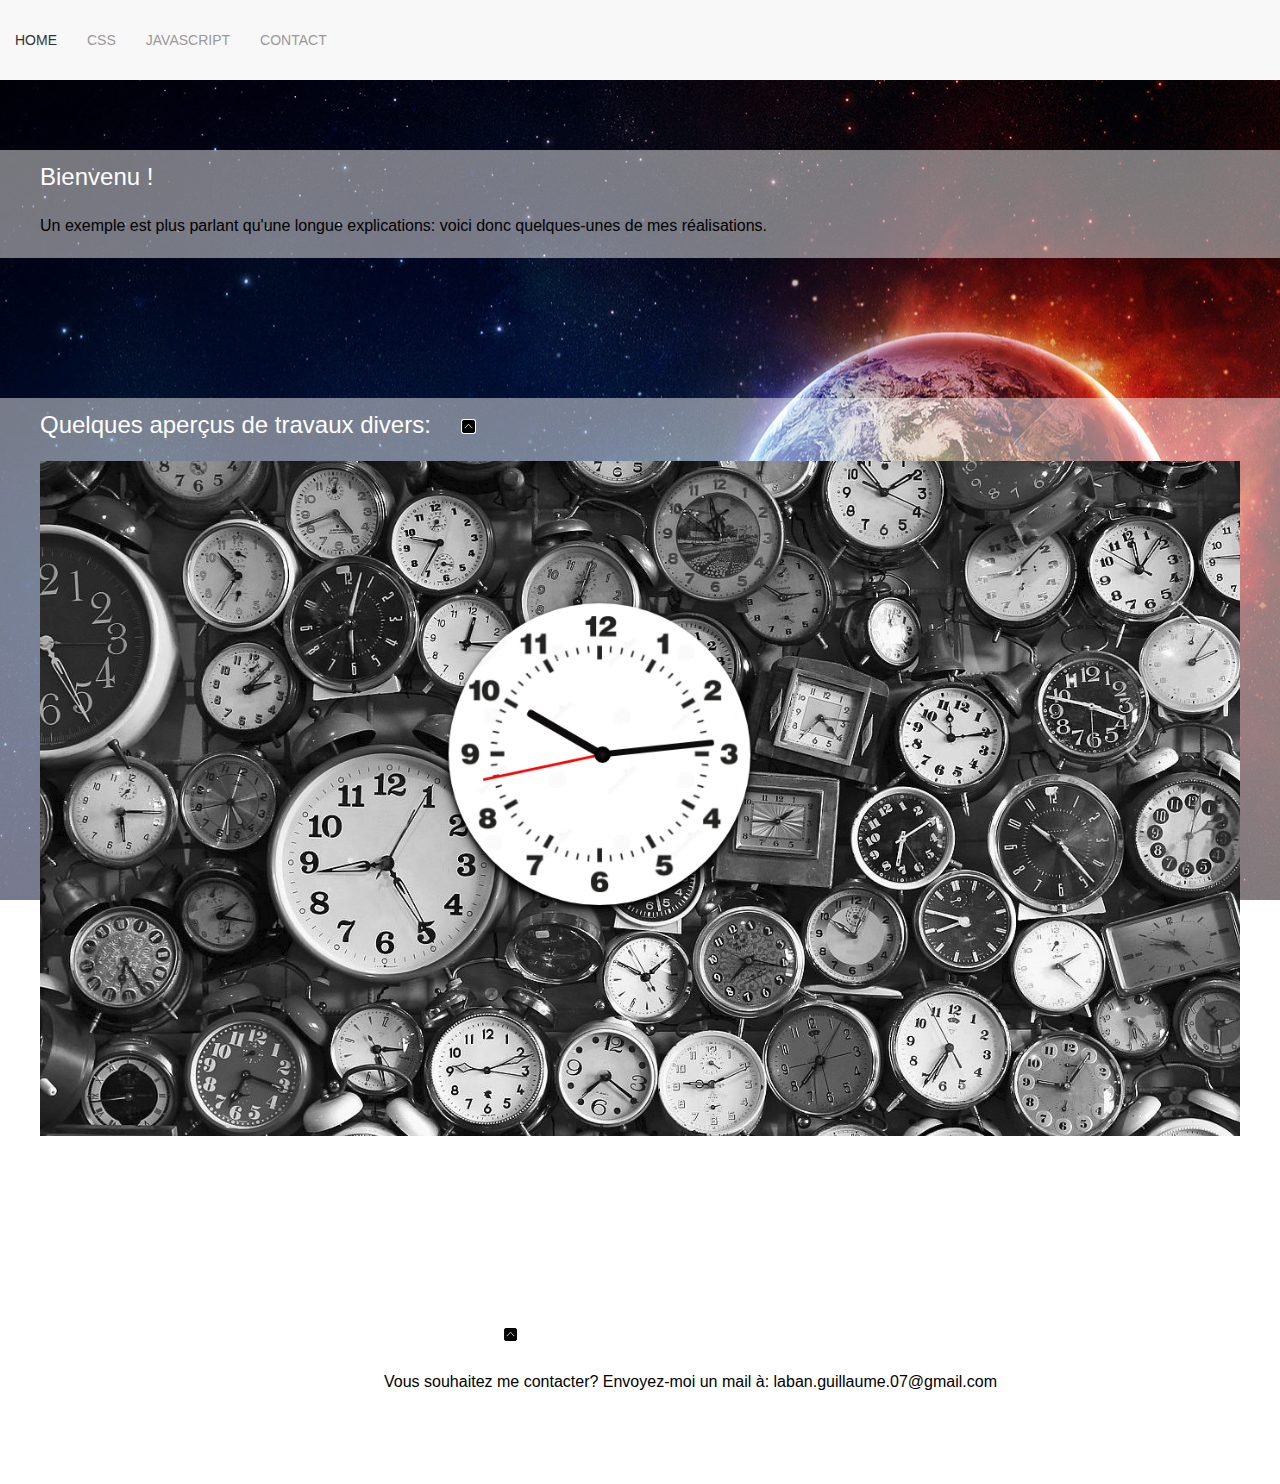
<file: index.html>
<!DOCTYPE html>
<html>

<head>
    <meta charset="utf-8" />
    <meta http-equiv="X-UA-Compatible" content="IE=edge">
    <title>Laban G - Portfolio</title>
    <meta name="viewport" content="width=device-width, initial-scale=1">
    <link rel="icon" href="./img/icons8-code-source-64.png" type="image/png">
    <link rel="stylesheet" href="css/uikit.min.css" />
    <link rel="stylesheet" href="css/styles.css" />
    <script src="js/uikit.min.js"></script>
    <script src="js/uikit-icons.min.js"></script>
</head>

<body>
    <header>

        <nav id="nav" class="uk-navbar-container" uk-navbar>
            <div class="uk-navbar-left" class="uk-width-1-1">

                <ul class="uk-navbar-nav">
                    <li class="uk-active">
                        <a href="./index.html">Home</a>
                    </li>
                    <li>
                        <a href="#">CSS</a>
                        <div class="uk-navbar-dropdown">
                            <ul class="uk-nav uk-navbar-dropdown-nav">
                                <li>
                                    <a href="./exercices/exo html-css/Système Solaire/solarSystem.html" target="_blank">Système solaire</a>
                                </li>
                                <li>
                                    <a href="./exercices/exo html-css/feuTricolor/feuTriocolor.html" target="_blank">Feux tricolors</a>
                                </li>
                                <li>
                                    <a href="./exercices/exo html-css/MisterRobot/misterrobot.html" target="_blank">Mister Robot</a>
                                </li>
                            </ul>
                        </div>
                    </li>
                    <li>
                        <a href="#">Javascript</a>
                        <div class="uk-navbar-dropdown">
                            <ul class="uk-nav uk-navbar-dropdown-nav">
                                <li>
                                    <a href="exercices/exo js/horlogeJs/horlogeJs.html" target="_blank">Horloge en JS</a>
                                </li>
                                <li>
                                    <a href="exercices/exo js/Ajax/fonction/index.html" target="_blank">Un peu de AJAX</a>
                                </li>
                                <li>
                                    <a href="exercices/exo js/Ajax/exo-fromages/fromage.html" target="_blank">Plus de AJAX</a>
                                </li>
                                <li>
                                    <a href="exercices/exo js/jQuery/exo1/accueil.html" target="_blank">Du Jquery</a>
                                </li>
                                <li>
                                    <a href="exercices/exo js/Ajax/fetch/index.html" target="_blank">Fetch et GoT</a>
                                </li>
                            </ul>
                        </div>
                    </li>
                    <li>
                        <a href="#contact">Contact</a>
                    </li>
                </ul>
            </div>
        </nav>
    </header>
    <main>
        <div class="uk-section uk-section-muted">
            <div class="uk-container">
                <h3 class="uk-h3">Bienvenu ! </h3>
                <div class="uk-grid-match uk-child-width-1-1@m" uk-grid>
                    <div>
                        <p>
                            Un exemple est plus parlant qu'une longue explications: voici donc quelques-unes de mes réalisations.
                        </p>
                    </div>
                </div>
            </div>
        </div>
        <div class="uk-section uk-section-muted">
            <div class="uk-container">
                <div>
                    <div id="slider" class="uk-h3">
                        Quelques aperçus de travaux divers: &nbsp;
                        <a href="#nav">
                            <img class="top" src="img/top.png" />
                        </a>
                    </div>
                    <div class="uk-position-relative uk-visible-toggle uk-light" uk-slideshow="animation: pull" style="margin-bottom: 10px;">
                        <ul class="uk-slideshow-items">
                            <li>
                                <img src="./img/sceen_clock.png" alt="" uk-cover>
                            </li>
                            <li>
                                <img src="./img/screen_feux.png" alt="" uk-cover>
                            </li>
                            <li>
                                <img src="./img/screen_robo.png" alt="" uk-cover>
                            </li>
                            <li>
                                <img src="./img/mdp.png" alt="" uk-cover>
                            </li>
                            <li>
                                <img src="./img/PalaisDuGout.png" alt="" uk-cover>
                            </li>
                        </ul>
                        <a class="uk-position-center-left uk-position-small uk-hidden-hover" href="#" uk-slidenav-previous uk-slideshow-item="previous"></a>
                        <a class="uk-position-center-right uk-position-small uk-hidden-hover" href="#" uk-slidenav-next uk-slideshow-item="next"></a>
                    </div>
                </div>
            </div>
        </div>
        <div class="uk-section uk-section-muted">
            <div id="contact" class="uk-container">

                <h3 class="uk-h3">
                    Contact: &nbsp;
                    <a href="#nav">
                        <img class="top" src="img/top.png" />
                    </a>
                </h3>
                <div class="uk-grid-match uk-child-width-1@m" uk-grid>
                    <div>
                        <p>
                            Vous souhaitez me contacter? Envoyez-moi un mail à: laban.guillaume.07@gmail.com
                        </p>
                    </div>
                </div>
            </div>
        </div>
    </main>
</body>

</html>
</file>
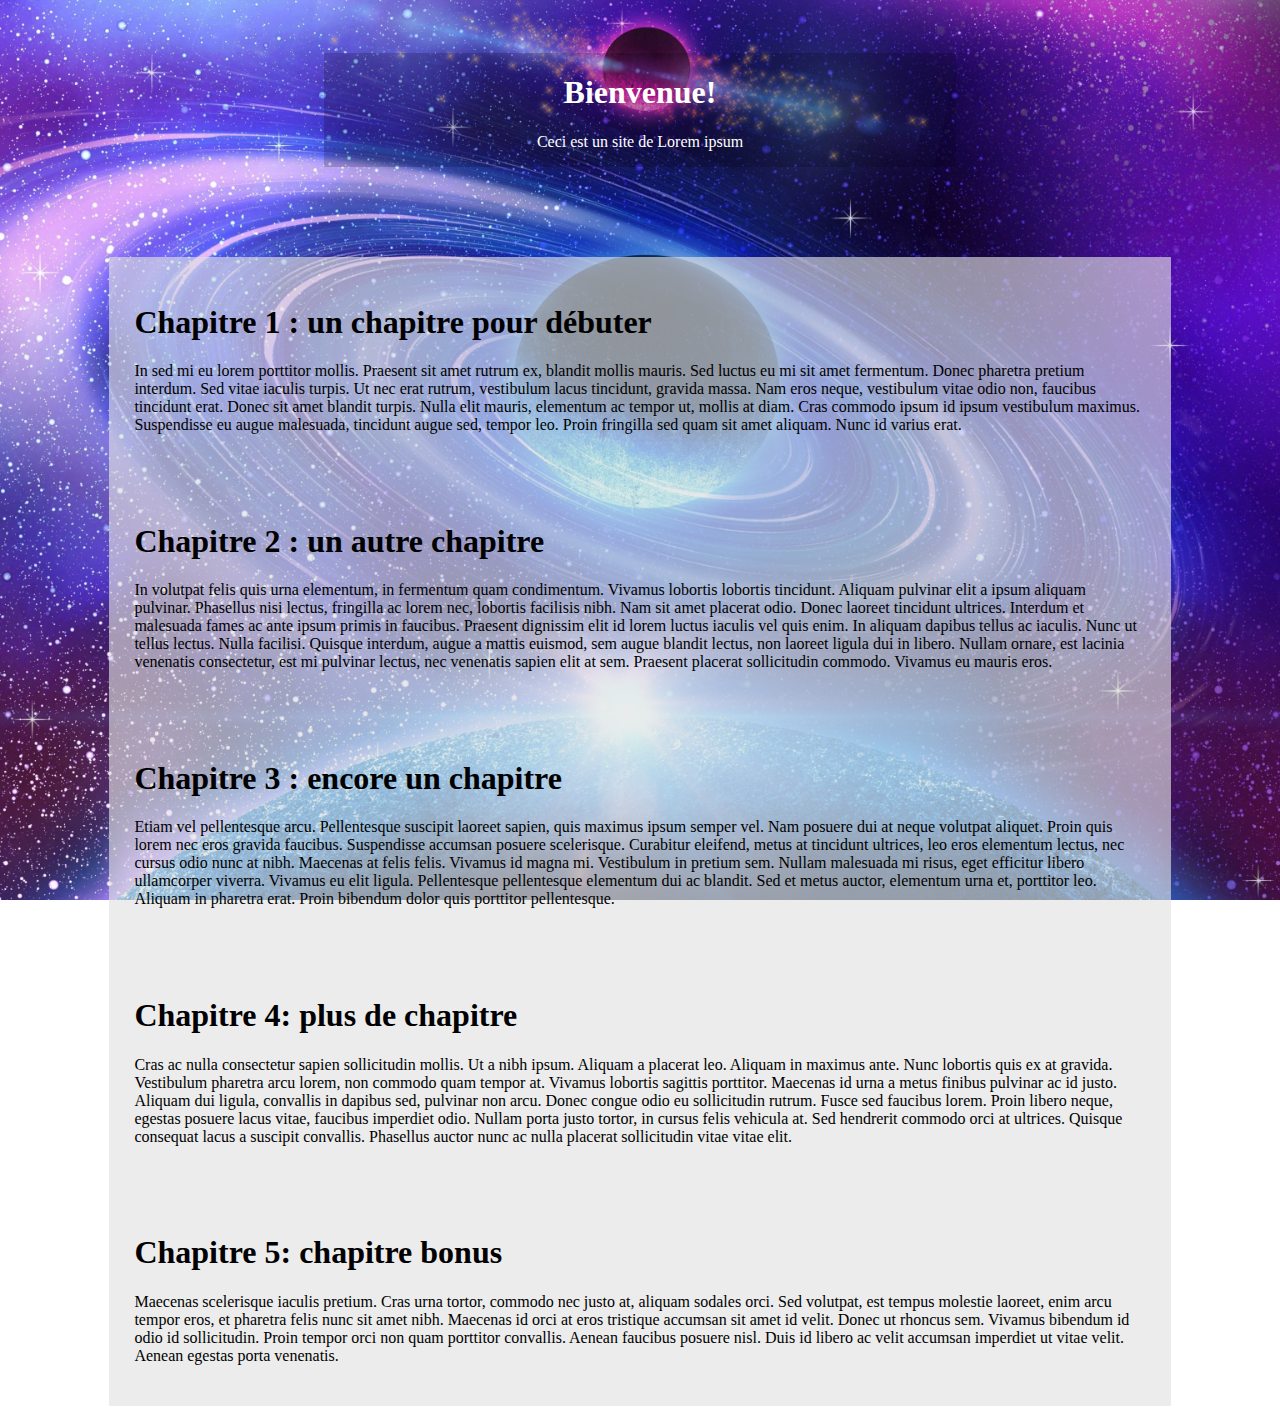
<file: exercices/exo js/Ajax/fonction/index.html>
<!DOCTYPE html>
<html>
<head>
    <meta charset="UTF-8">
    <meta name="viewport" content="width=device-width, initial-scale=1.0">
    <meta http-equiv="X-UA-Compatible" content="ie=edge">
    <link href="css/styles.css" rel="stylesheet" />
    <title>Document</title>
</head>
<body>
    <header>
        <h1>Bienvenue!</h1>
        <p>Ceci est un site de Lorem ipsum</p>
    </header>
    <script src="js/script.js"></script>
</body>
</html>
</file>
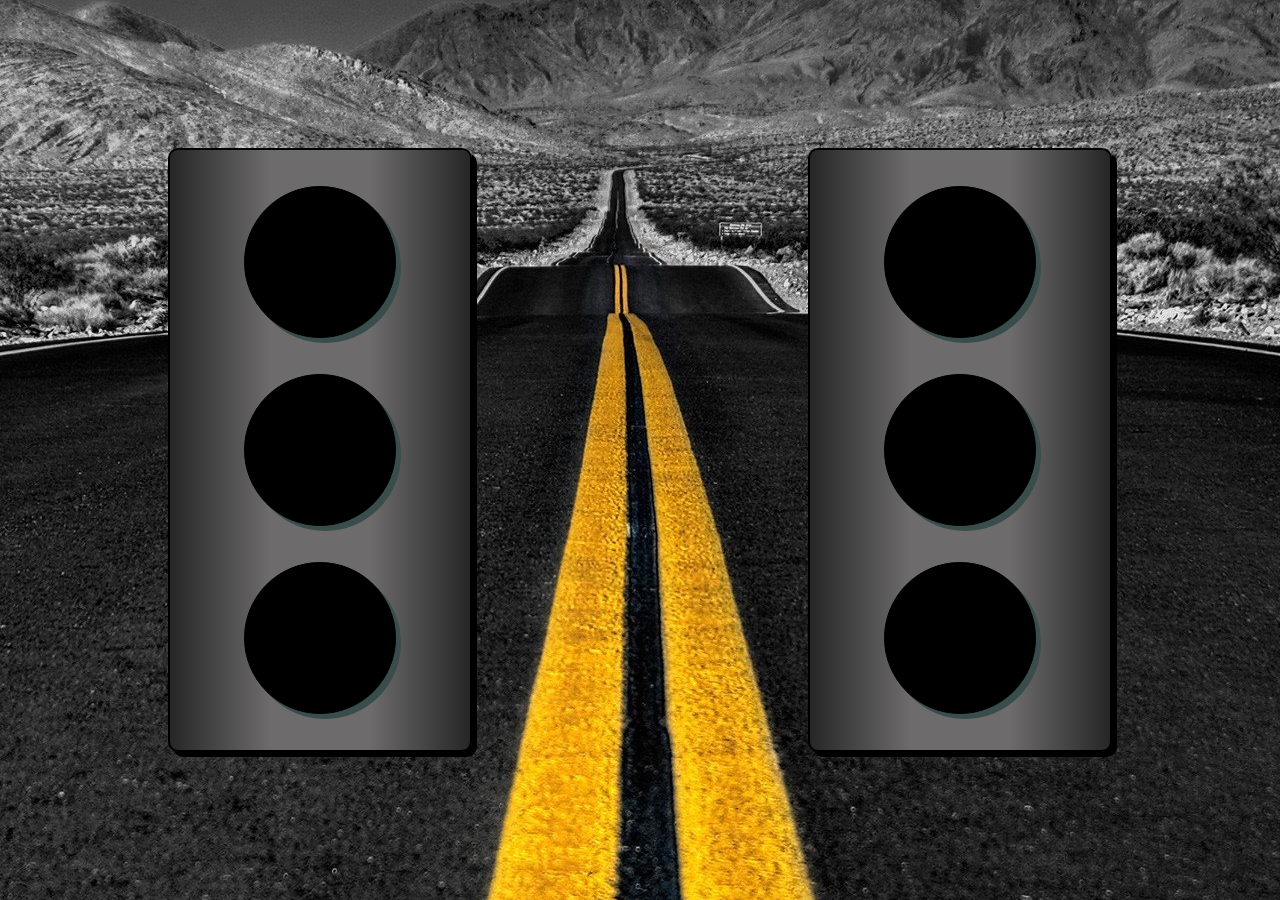
<file: exercices/exo html-css/feuTricolor/feuTriocolor.html>
<!doctype html>
<html>
    <head>
        <meta charset="utf-8"/>
        <link href="Styles.css" rel="stylesheet"/>
        <title>Feux Tricolor</title>
        <link rel="icon" href="icons8-feu-de-circulation-filled-50.png" type="image/png">
    </head>
    <body>
        <main>
            <section id="feu1">
                <div id="rouge1"> </div>
                <div id="orange1"> </div>
                <div id="vert1"> </div>
            </section>
            <section id="feu2">
                <div id="rouge2"> </div>
                <div id="orange2"> </div>
                <div id="vert2"> </div>
            </section>
        </main>
    </body>
</html>
</file>
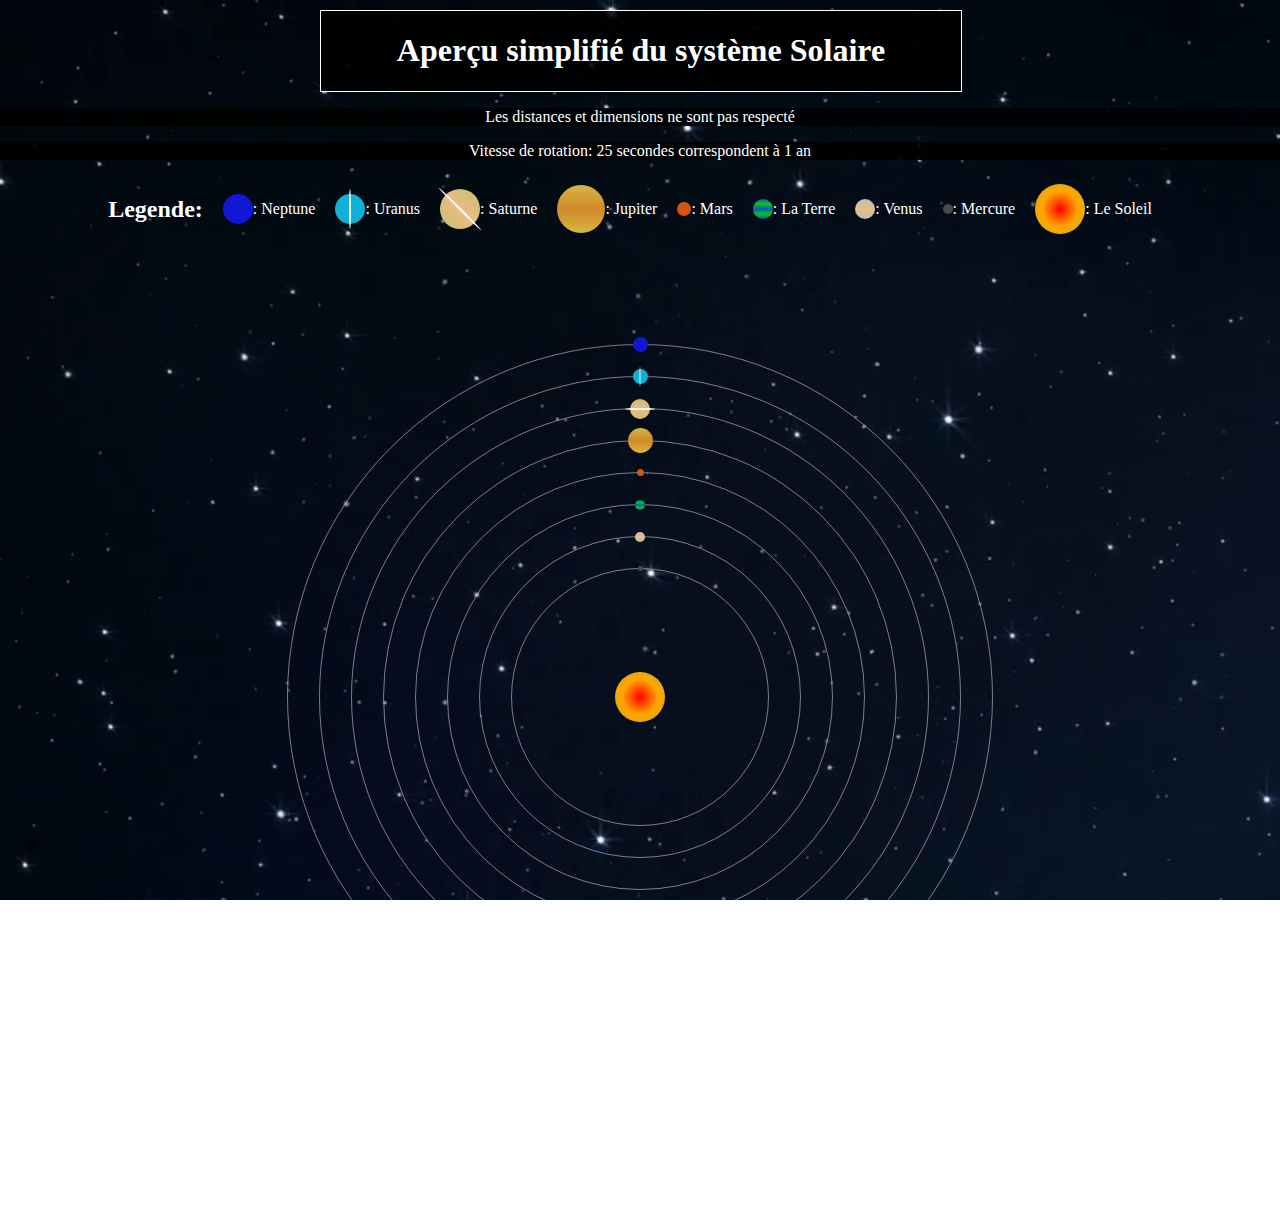
<file: exercices/exo html-css/Système Solaire/solarSystem.html>
<!doctype html>
<html>

<head>
    <meta charset="utf-8" />
    <link rel="stylesheet" href="style.css" />
    <title>Le système Solaire</title>
    <link rel="icon" href="icons8-planète-filled-50.png" type="image/png">
</head>

<body>
    <header>
        <h1>Aperçu simplifié du système Solaire</h1>
    </header>
    <p>Les distances et dimensions ne sont pas respecté</p>
    <p>Vitesse de rotation: 25 secondes correspondent à 1 an</p>
    <section>
        <h2>Legende:</h2>
        <div id="NeptuneL"></div>
        <p>: Neptune</p>
        <div id="UranusL">
            <div id="anneauL"></div>
        </div>
        <p>: Uranus</p>
        <div id="SaturneL">
            <div id="anneauxL"></div>
        </div>
        <p>: Saturne</p>
        <div id="JupiterL"></div>
        <p>: Jupiter</p>
        <div id="MarsL"></div>
        <p>: Mars</p>
        <div id="TerraL"></div>
        <p>: La Terre</p>
        <div id="VenusL"></div>
        <p>: Venus</p>
        <div id="MercuryL"></div>
        <p>: Mercure</p>
        <div id="SolL"></div>
        <p>: Le Soleil</p>
    </section>
    <main>
       
        <div id="heliosphère">
            <div id="N">
                <div id="Neptune"></div>
            </div>
            <div id="U">
                <div id="Uranus">
                    <div id="anneau"></div>
                </div>
            </div>
            <div id="Sa">
                <div id="Saturne">
                    <div id="anneaux"></div>
                </div>
            </div>
            <div id="J">
                <div id="Jupiter"></div>
            </div>
            <div id="Ma">
                <div id="Mars"></div>
            </div>
            <div id="T">
                <div id="Terra"></div>
            </div>
            <div id="V">
                <div id="Venus"></div>
            </div>
            <div id="Me">
                <div id="Mercury"></div>
            </div>
                <div id="Sol"></div>
            

        </div>
    </main>
</body>

</html>
</file>
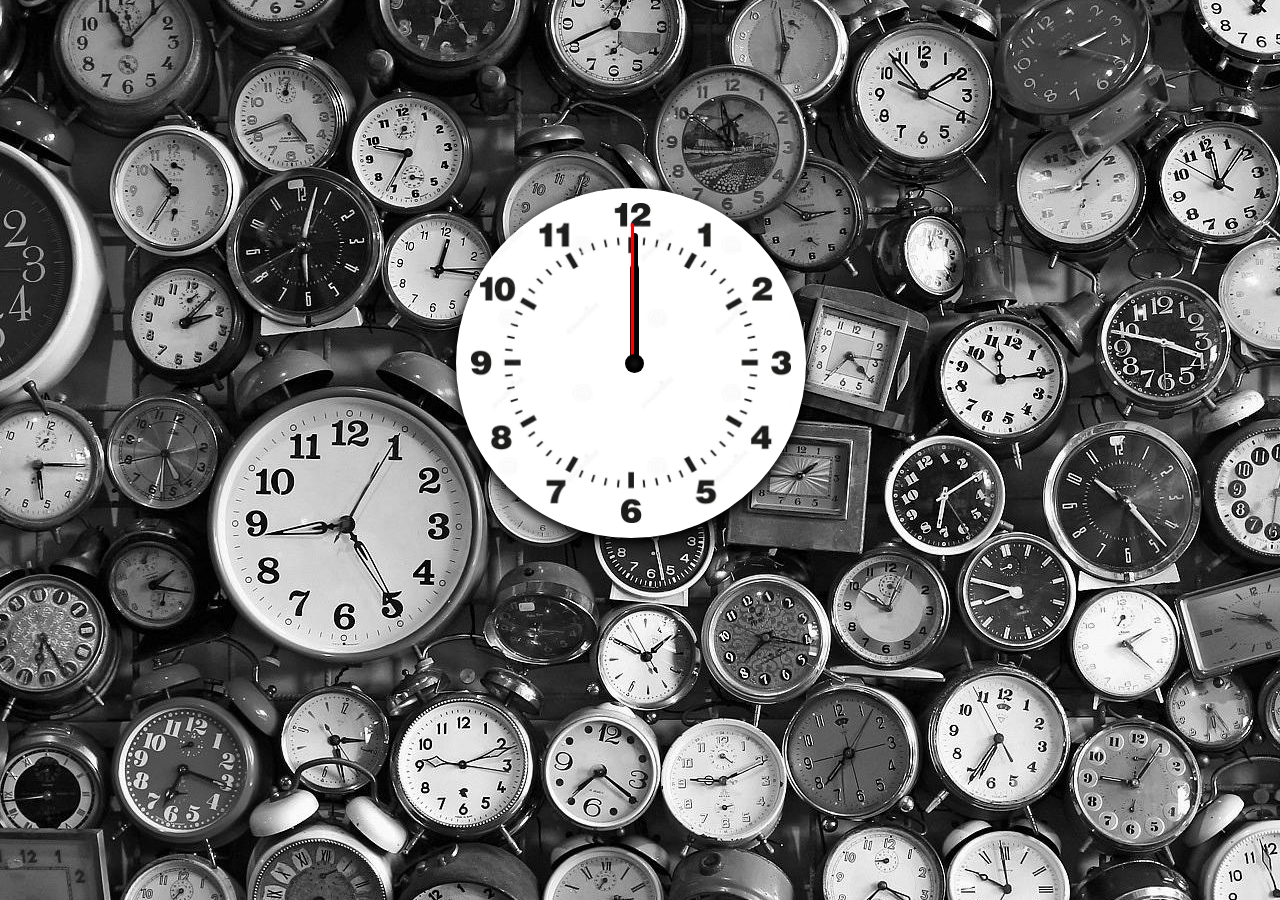
<file: exercices/exo js/horlogeJs/horlogeJs.html>
<!DOCTYPE html>
<html>
<head>
    <meta charset="UTF-8">
    <meta name="viewport" content="width=device-width, initial-scale=1.0">
    <meta http-equiv="X-UA-Compatible" content="ie=edge">
    <link href="styles.css" type="text/css" rel="stylesheet"/>
    <style id="clock-animations"></style>
    <title>Horloge Syncronisée</title>
    <link rel="icon" href="icons8-horloge-50.png" type="image/png">
    <script src="clock.js"></script>
</head>
<body>
    <div id="cadran">
        <div id="secondes" class="anim"></div>
        <div id="minutes" class="anim"></div>
        <div id="heures" class="anim"></div>
        <div id="centre"></div>
      </div>
</body>
</html>
</file>
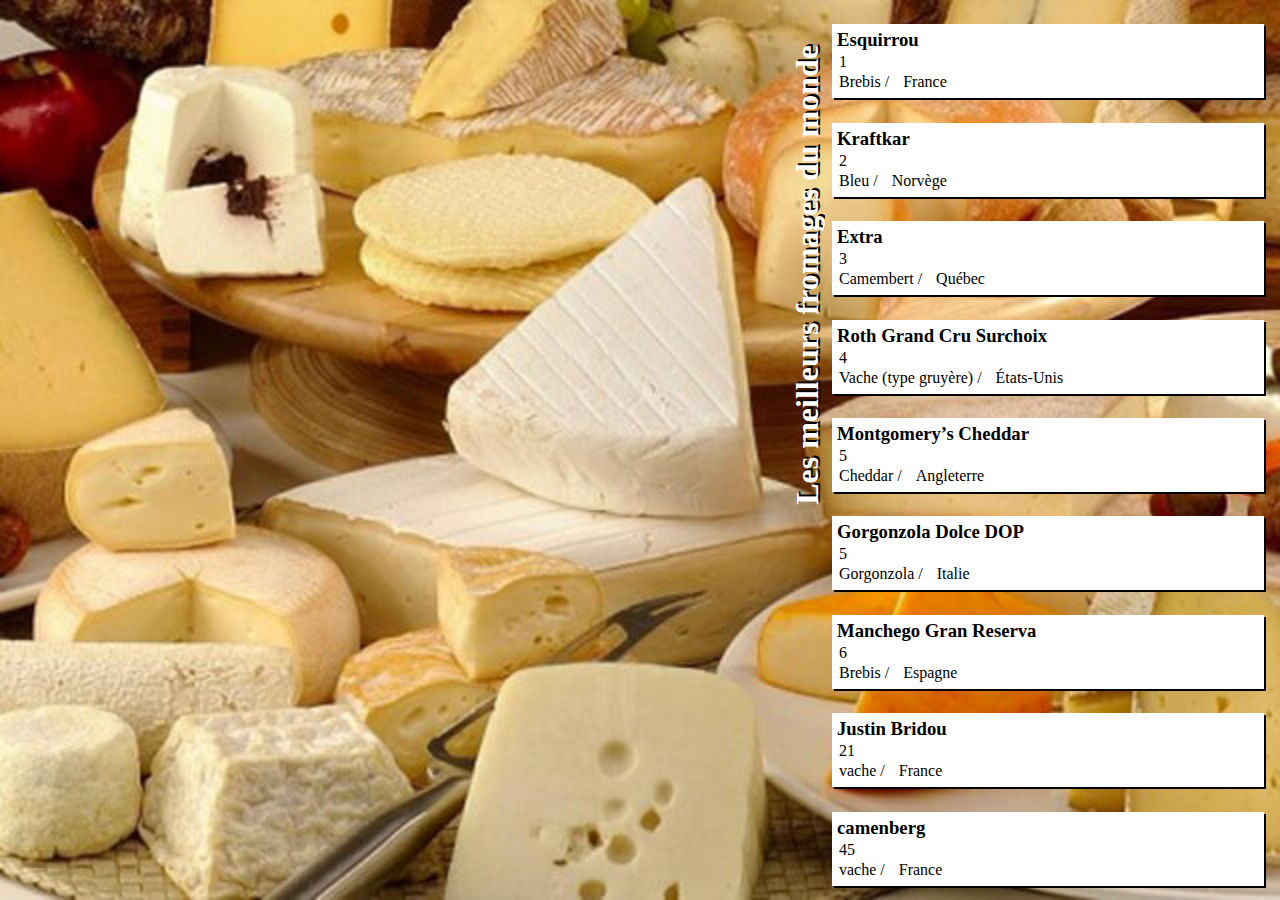
<file: exercices/exo php/fromagesPhp/fromage.html>
<!DOCTYPE html>
<html lang>

<head>
    <meta charset="UTF-8">
    <meta name="viewport" content="width=device-width, initial-scale=1.0">
    <meta http-equiv="X-UA-Compatible" content="ie=edge">
    <title>Cheesy Ajax</title>
    <link rel="icon" href="./img/icons8-fromage-50.png" type="image/png">
    <link href="css/styles.css" rel="stylesheet" />
</head>

<body>
    <main>
        <h1>Les meilleurs fromages du monde</h1>
        <section>
        </section>
    </main>
    <script src="./js/scripts.js"></script>
</body>

</html>
</file>
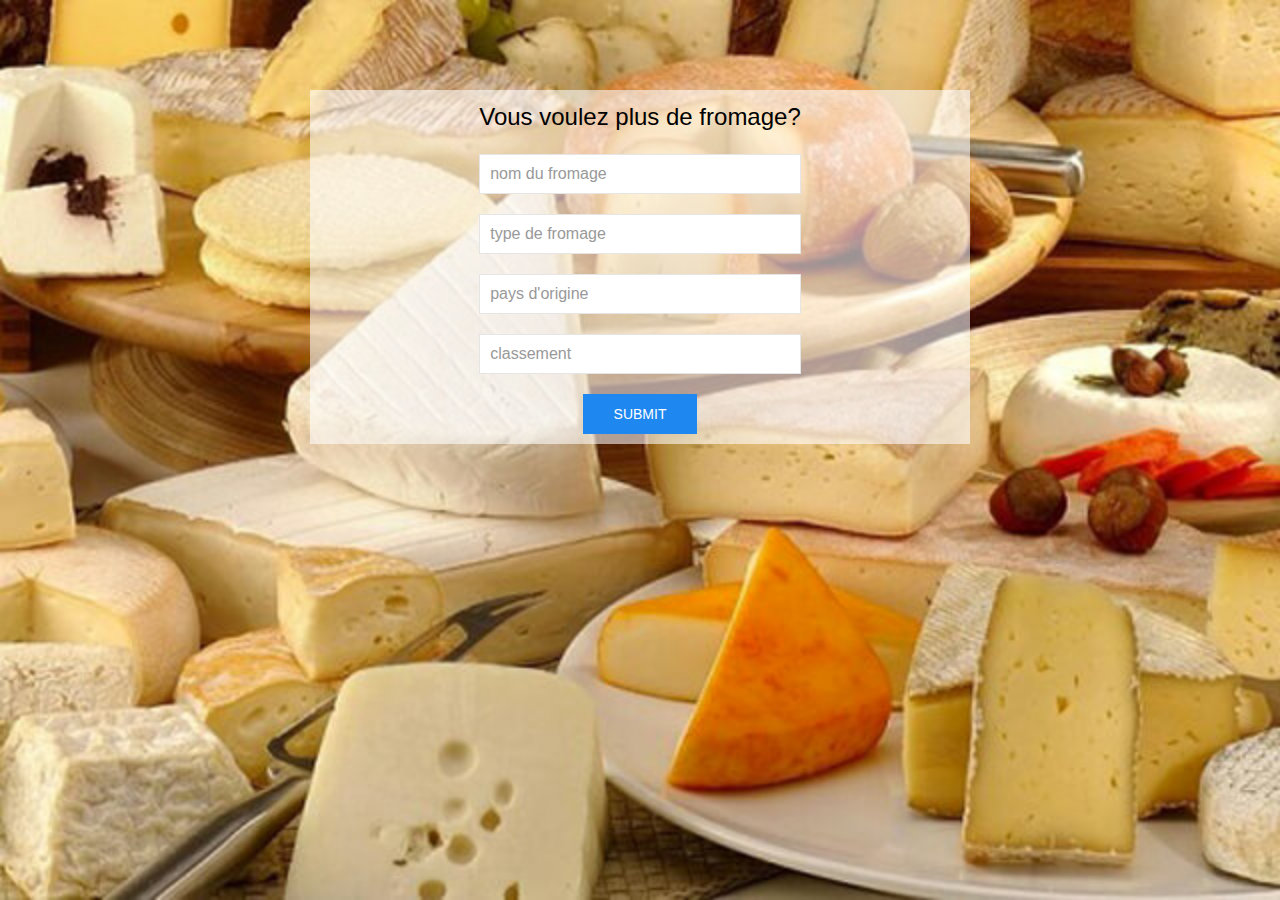
<file: exercices/exo php/fromagesPhp/moreCheese.html>
<!DOCTYPE html>
<html>

<head>
    <meta charset="utf-8">
    <meta name="viewport" content="width=device-width, initial-scale=1">
    <link rel="stylesheet" href="css/uikit.min.css" />
    <link rel="stylesheet" href="css/styleForm.css" />
    <script src="js/uikit.min.js"></script>
    <script src="js/uikit-icons.min.js"></script>
    <link rel="icon" href="./img/icons8-fromage-50.png" type="image/png">
    <title>More Cheese!</title>
</head>

<body>
    <form action="fromagePhp.php" method="post" name="moreCheese" >
        <fieldset class="uk-fieldset">
            <legend class="uk-legend">Vous voulez plus de fromage?</legend>
            <div class="uk-margin">
                <input class="uk-input" name="nom" type="text" required placeholder="nom du fromage">
            </div>
            <div class="uk-margin">
                <input class="uk-input" name="type" type="text" required placeholder="type de fromage">
            </div>
            <div class="uk-margin">
                <input class="uk-input" name="pays" type="text" required placeholder="pays d'origine">
            </div>
            <div class="uk-margin">
                <input class="uk-input" name="classement" type="text" placeholder="classement">
            </div>
        </fieldset>
        <input class="uk-button uk-button-primary" type="submit" placeholder="Valnameer">
    </form>

</body>

</html>
</file>
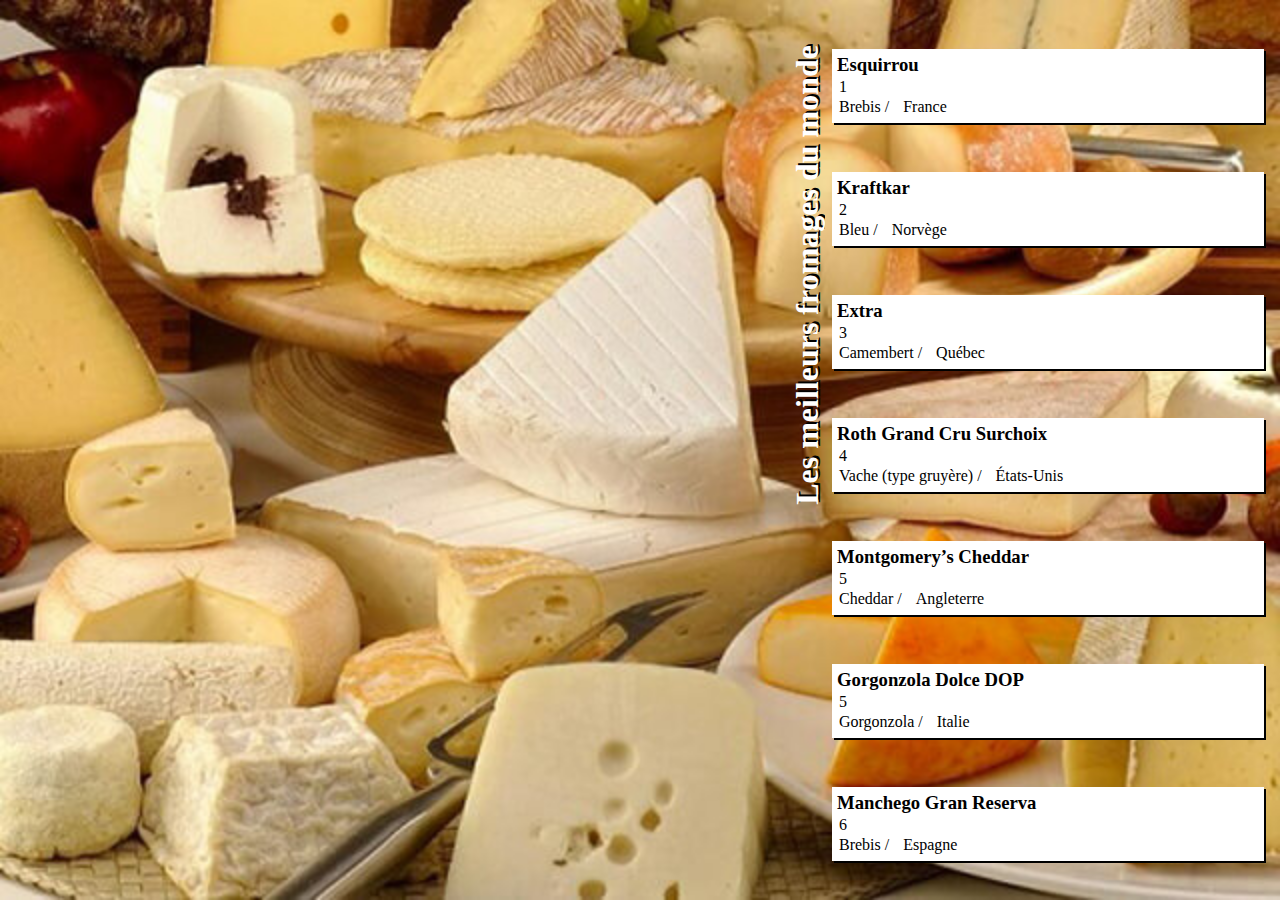
<file: exercices/exo js/Ajax/exo-fromages/fromage.html>
<!DOCTYPE html>
<html lang>

<head>
    <meta charset="UTF-8">
    <meta name="viewport" content="width=device-width, initial-scale=1.0">
    <meta http-equiv="X-UA-Compatible" content="ie=edge">
    <title>Cheesy Ajax</title>
    <link href="css/styles.css" rel="stylesheet" />
</head>

<body>
    <main>
        <h1>Les meilleurs fromages du monde</h1>
        <section>
        </section>
    </main>
    <script src="./js/scripts.js"></script>
</body>

</html>
</file>
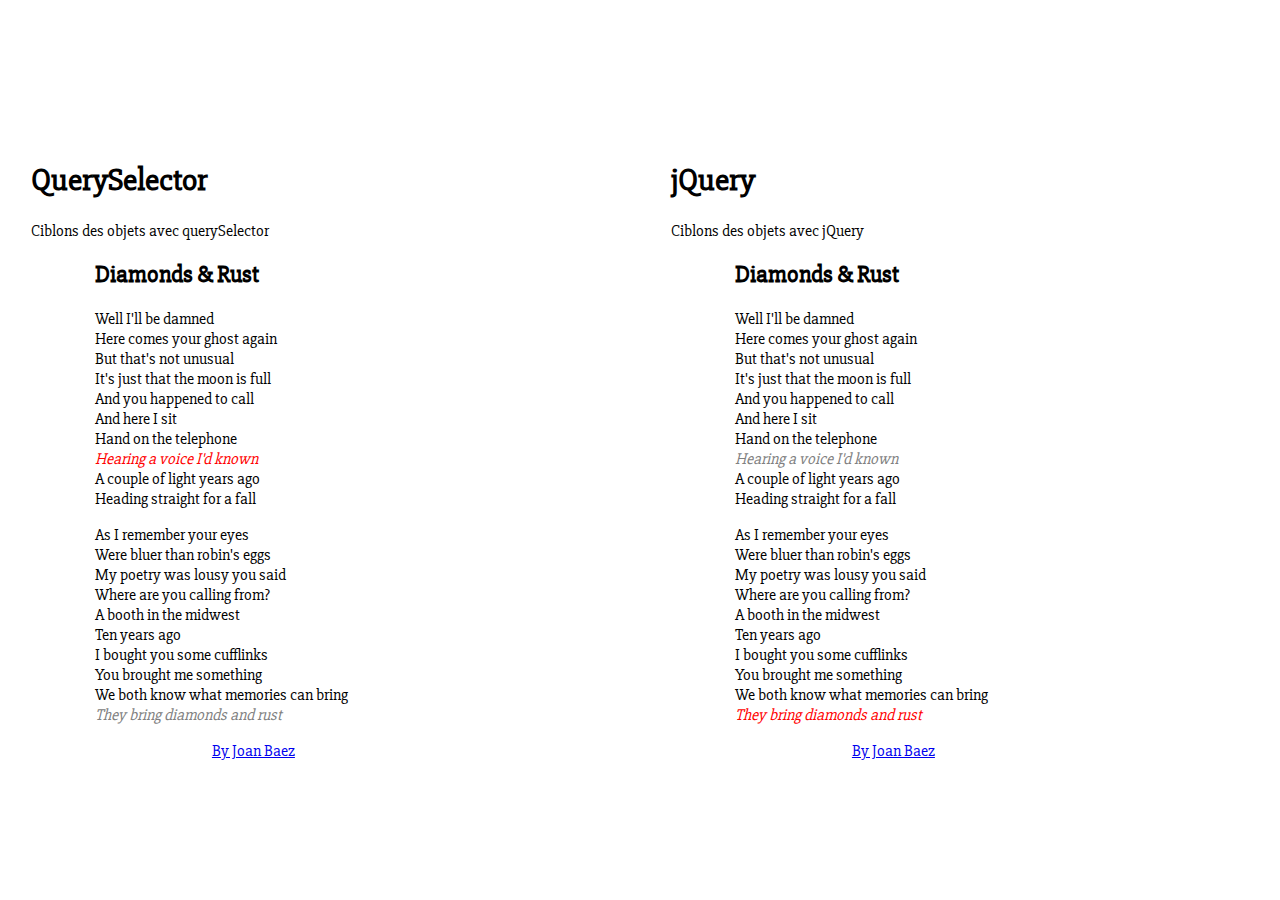
<file: exercices/exo js/jQuery/exo1/accueil.html>
<!doctype html>
<html>
    <head>
        <link href="https://fonts.googleapis.com/css?family=Slabo+27px" rel="stylesheet">
        <link href="css/ciblage.css" rel="stylesheet">
        <title>jQuery Selector</title>
    </head>
    <body>
        <section id="selecteurJS">
            <h1 class="titre">QuerySelector</h1>
            <header>Ciblons des objets avec querySelector</header>
            <article>
                <h2 class="titre">Diamonds &amp; Rust</h2>
                <p>Well I'll be damned<br/>
                    Here comes your ghost again<br/>
                    But that's not unusual<br/>
                    It's just that the moon is full<br/>
                    And you happened to call<br/>
                    And here I sit<br/>
                    Hand on the telephone<br/>
                    <span>Hearing a voice I'd known</span><br/>
                    A couple of light years ago<br/>
                    Heading straight for a fall<br/>
                </p><p>
                    As I remember your eyes<br/>
                    Were bluer than robin's eggs<br/>
                    My poetry was lousy you said<br/>
                    Where are you calling from?<br/>
                    A booth in the midwest<br/>
                    Ten years ago<br/>
                    I bought you some cufflinks<br/>
                    You brought me something<br/>
                    We both know what memories can bring<br/>
                    <span>They bring diamonds and rust</span>
                </p>
            </article>
            <footer><a href="https://www.youtube.com/watch?v=dcaZi_G3xVs">By Joan Baez</a></footer>
        </section>
        <section id="selecteurJQ">
            <h1 class="titre">jQuery</h1>
            <header>Ciblons des objets avec jQuery</header>
            <article>
                    <h2 class="titre">Diamonds &amp; Rust</h2>
                    <p>Well I'll be damned<br/>
                        Here comes your ghost again<br/>
                        But that's not unusual<br/>
                        It's just that the moon is full<br/>
                        And you happened to call<br/>
                        And here I sit<br/>
                        Hand on the telephone<br/>
                        <span>Hearing a voice I'd known</span><br/>
                        A couple of light years ago<br/>
                        Heading straight for a fall<br/>
                    </p><p>
                        As I remember your eyes<br/>
                        Were bluer than robin's eggs<br/>
                        My poetry was lousy you said<br/>
                        Where are you calling from?<br/>
                        A booth in the midwest<br/>
                        Ten years ago<br/>
                        I bought you some cufflinks<br/>
                        You brought me something<br/>
                        We both know what memories can bring<br/>
                        <span>They bring diamonds and rust</span>
                    </p>
            </article>
            <footer><a href="https://www.youtube.com/watch?v=dcaZi_G3xVs">By Joan Baez</a></footer>
        </section>
        <script src="https://code.jquery.com/jquery-3.3.1.min.js" integrity="sha256-FgpCb/KJQlLNfOu91ta32o/NMZxltwRo8QtmkMRdAu8=" crossorigin="anonymous"></script>
        <script src="js/ciblage.js"></script>
    </body>
</html>
</file>
<file: css/styles.css>
body {
    background-image: url("../img/slide3.jpg");
    background-attachment: fixed;
}

.uk-section {
    background-image: url("../img/slide3.jpg");
    background-attachment: fixed;
}

.uk-container {
    background-color: rgba(255, 255, 255, 0.467);
}

.uk-h3 {
    color:white;
}
p, li {
    color:black;
}
.uk-container {
    padding-top: 10px;
    padding-bottom: 20px;
}
.center {
    margin-left: 30%;
}
.none {
    background: none;
}
a {
    color: white;
    text-decoration: none;
}
a:hover {
    color: rgb(197, 193, 193);
    text-decoration: none;
}

.top {
    width: 15px;
    margin-left: 10px;
    background-color: white;
    border-radius: 3px;
}

#contact {
    padding-left: 30%;
}

.uk-light .uk-slidenav{
    color: black;
}
.uk-light .uk-slidenav:hover{
    color: rgb(29, 29, 29);
}
.uk-icon{
    background-color: white;
}
</file>
<file: exercices/exo js/Ajax/fonction/css/styles.css>
body {
    display: flex;
    flex-direction: column;
    align-content: center;
    align-items: center;
    background-image: url(../img/back-1.jpg);
    background-repeat: no-repeat;
    background-attachment: fixed;
    background-position: center;
    background-size: cover;
}

header {
    width: 50%;
    color: white;
    text-align: center;
    margin-top: 5vh;
    margin-bottom: 10vh;
    background-color: rgba(0, 0, 0, 0.171);
}

div {
    width: 80%;
    background-color: rgba(226, 225, 225, 0.638);
    padding: 2vw;
}
</file>
<file: exercices/exo html-css/feuTricolor/Styles.css>
html, body {
    margin: 0px;
    padding: 0px;
    font-size: 16px;
    width:100%;
    height:100%;
}

main {
    width: 100%;
    height: 100%;
    display: flex;
    flex-direction: row;
    justify-content: space-around;
    align-items: center;
    background-image: url("Black-Road-Wallpaper-1920x1200.jpg");
    background-position: center;
}

section {
    width: 300px;
    height: 600px;
    border: 2px solid black;
    border-radius: 10px;
    box-shadow: 5px 5px;
    display: flex;
    flex-direction: column;
    align-items: center;
    justify-content: space-evenly;
    background:linear-gradient(to right,rgb(38, 38, 38),rgb(109, 107, 107),rgb(109, 107, 107),rgb(38, 38, 38));
}

section div {
    box-shadow: 5px 5px rgb(57, 77, 77);
}

div {
    width: 150px;
    height: 150px;
    border-radius: 50%;
    background: black;
    border: 1px solid black;
}

/* animation du feu1*/
#rouge1 {
    animation-name: arret1;
    animation-duration: 15s;
    animation-iteration-count: infinite;
}
@keyframes arret1 {
    0% {background:radial-gradient(circle,rgb(255, 0, 0) 45%,rgb(142, 5, 5) 65%)}
    15% {background:radial-gradient(circle,rgb(255, 0, 0) 45%,rgb(142, 5, 5) 65%)}
    16% {background: rgb(21, 2, 2)}
    55% {background: rgb(21, 2, 2)}
    56% {background:radial-gradient(circle,rgb(255, 0, 0) 45%,rgb(142, 5, 5) 65%)}
    100% {background:radial-gradient(circle,rgb(255, 0, 0) 45%,rgb(142, 5, 5) 65%)}
}

#orange1 {
    animation-name: ralenti1;
    animation-duration: 15s;
    animation-iteration-count: infinite;
}
@keyframes ralenti1 {
    0% {background: black}
    44% {background: black}
    45% {background: radial-gradient(circle,rgb(245, 198, 8) 45%,rgb(242, 129, 8) 65%)}
    55% {background: radial-gradient(circle,rgb(245, 198, 8) 45%,rgb(242, 129, 8) 65%)}
    56% {background: black}
    100% {background: black}
}

#vert1 {
    animation-name: passe1;
    animation-duration: 15s;
    animation-iteration-count: infinite;
}
@keyframes passe1 {
    0% {background: rgb(1, 24, 1)}
    15% {background: rgb(1, 24, 1)}
    16% {background: radial-gradient(circle,rgb(48, 245, 8) 45%,rgb(1, 138, 24) 65%)}
    44% {background: radial-gradient(circle,rgb(48, 245, 8) 45%,rgb(1, 138, 24) 65%)}
    45% {background: rgb(1, 24, 1)}
    100% {background: rgb(1, 24, 1)}
}

/* animation du feu2*/
#rouge2 {
    animation-name: arret2;
    animation-duration: 15s;
    animation-iteration-count: infinite;
}
@keyframes arret2 {
    0% {background: rgb(21, 2, 2)}
    10% {background: rgb(21, 2, 2)}
    11% {background:radial-gradient(circle,rgb(255, 0, 0) 45%,rgb(142, 5, 5) 65%)}
    59% {background:radial-gradient(circle,rgb(255, 0, 0) 45%,rgb(142, 5, 5) 65%)}
    60% {background: rgb(21, 2, 2)}
    100% {background: rgb(21, 2, 2)}
}

#orange2 {
    animation-name: ralenti2;
    animation-duration: 15s;
    animation-iteration-count: infinite;
}
@keyframes ralenti2 {
    0% {background: black}
    1% {background: radial-gradient(circle,rgb(245, 198, 8) 45%,rgb(242, 129, 8) 65%)}
    10% {background: radial-gradient(circle,rgb(245, 198, 8) 45%,rgb(242, 129, 8) 65%)}
    11% {background: black}
    100% {background: black}
}

#vert2 {
    animation-name: passe2;
    animation-duration: 15s;
    animation-iteration-count: infinite;
}
@keyframes passe2 {
    0% {background: radial-gradient(circle,rgb(48, 245, 8) 45%,rgb(1, 138, 24) 65%)}
    1% {background: rgb(1, 24, 1)}
    59% {background: rgb(1, 24, 1)}
    60% {background: radial-gradient(circle,rgb(48, 245, 8) 45%,rgb(1, 138, 24) 65%)}
    100% {background: radial-gradient(circle,rgb(48, 245, 8) 45%,rgb(1, 138, 24) 65%)}
}
</file>
<file: exercices/exo html-css/Système Solaire/style.css>
html, body {
    margin: 0px;
    padding: 0px;
    font-size: 16px;
    width:100%;
    height:100%;
    color: white;
    background-image: url(./space2.png);
    background-size: 200%;
    background-attachment: fixed;
}

header {
    text-align: center;
    border: 1px solid white;
    width: 50%;
    margin-top: 10px;
    margin-left: 25%;
    background-color: rgba(0, 0, 0, 0.878);
}
p {
    text-align: center;
    background-color: rgba(0, 0, 0, 0.878);
}

main {
    width: 100%;
    height: 100%;
    margin-top: 20px;
    padding-top: 50px;
    display: flex;
    flex-direction: column;
    align-content: center;
    align-items: center;
}

section {
    display: flex;
    flex-direction: row;
    justify-content: center;
    align-items: center;
}
section p , section h2 {
    margin-right: 20px;
    background-color: rgba(255, 255, 255, 0);
}

div {
    display: flex;
    flex-direction: column;
    justify-content: space-evenly;
    align-items: center;
    border-radius: 50%;
}

#heliosphère {
    width: 60vw;
    height: 60vw;
}

#N, #U, #Sa, #J, #Ma, #T, #V, #Me {
    position: absolute;
    animation-name: orbit;
    animation-iteration-count: infinite;
    animation-timing-function: linear;
    border: 1px solid rgba(255, 255, 255, 0.467);
}

#N {
    width: 55vw;
    height: 55vw;
    animation-duration: 4122500ms;
    }
    #Neptune {
        position: absolute;
        top: -8px;
        width: 15px;
        height: 15px;
        background-color: rgb(16, 23, 213);
    }

#U {
    width: 50vw;
    height: 50vw;
    animation-duration: 2100000ms;
    }
    #Uranus {
        position: absolute;
        top: -8px;
        width: 15px;
        height: 15px;
        background-color: rgb(16, 177, 213);
    }
    #anneau {
        width: 20px;
        height: 1px;
        transform: rotate(90deg);
        background-color: white;
    }

#Sa {
    width: 45vw;
    height: 45vw;
    animation-duration: 736500ms;
    }
    #Saturne {
        position: absolute;
        top: -10px;
        width: 20px;
        height: 20px;
        background: linear-gradient(to bottom, rgb(209, 190, 114), rgb(233, 189, 132), rgb(209, 190, 114));
    }
    #anneaux {
        width: 30px;
        height: 2px;
        background-color: white;
    }

#J {
    width: 40vw;
    height: 40vw;
    animation-duration: 296500ms;
    }
    #Jupiter {
        position: absolute;
        top: -13px;
        width: 25px;
        height: 25px;
        background: linear-gradient(to bottom, rgb(213, 183, 65), rgb(209, 138, 44), rgb(213, 183, 65));
    }

#Ma {
    width: 35vw;
    height: 35vw;
    animation-duration: 47000ms;
    }
    #Mars {
        position: absolute;
        top: -4px;
        width: 7px;
        height: 7px;
        background-color: rgb(213, 85, 16);
    }

#T {
    width: 30vw;
    height: 30vw;
    animation-duration: 25000ms;
    }
    #Terra {
        position: absolute;
        top: -5px;
        width: 10px;
        height: 10px;
        background: linear-gradient(to bottom, rgb(4, 88, 199), rgb(10, 201, 10), rgb(4, 88, 199), rgb(10, 201, 10), rgb(4, 88, 199));
    }

#V {
    width: 25vw;
    height: 25vw;
    animation-duration: 15500ms;
    }
    #Venus {
        position: absolute;
        top: -5px;
        width: 10px;
        height: 10px;
        background: linear-gradient(to bottom, rgb(189, 189, 188), rgb(233, 189, 132), rgb(189, 189, 188));
    }

#Me {
    width: 20vw;
    height: 20vw;
    animation-duration: 6000ms;
    }
    #Mercury {
        position: absolute;
        top: -3px;
        width: 5px;
        height: 5px;
        background-color: rgb(75, 74, 71);
    }

#So {
    width: 80%;
    height: 80%;
    border: 1px solid rgba(255, 255, 255, 0.467);
    }
    #Sol {
        width: 50px;
        height: 50px;
        background: radial-gradient(circle,red,orange,rgb(213, 173, 16));
    }

@keyframes orbit {
    0% {transform: rotate(0deg)}
    100% {transform: rotate(-360deg)}
}

/* legende des planètes */ 

#NeptuneL {
    margin: Opx 15px;
    width: 30px;
    height: 30px;
    border-radius: 50%;
    background-color: rgb(16, 23, 213);
}
#UranusL {
    width: 30px;
    height: 30px;
    border-radius: 50%;
    transform: rotate(90deg);
    background-color: rgb(16, 177, 213);
}
#anneauL {
    width: 40px;
    height: 2px;
    background-color: white;
}
#SaturneL {
    width: 40px;
    height: 40px;
    border-radius: 50%;
    transform: rotate(45deg);
    background: linear-gradient(to bottom, rgb(209, 190, 114), rgb(233, 189, 132), rgb(209, 190, 114));
}
#anneauxL {
    width: 60px;
    height: 2px;
    background-color: white;
}
#JupiterL {
    width: 48px;
    height: 48px;
    border-radius: 50%;
    background: linear-gradient(to bottom, rgb(213, 183, 65), rgb(209, 138, 44), rgb(213, 183, 65));
}
#MarsL {
    width: 14px;
    height: 14px;
    border-radius: 50%;
    background-color: rgb(213, 85, 16);
}
#TerraL {
    width: 20px;
    height: 20px;
    border-radius: 50%;
    background: linear-gradient(to bottom, rgb(4, 88, 199), rgb(10, 201, 10), rgb(4, 88, 199), rgb(10, 201, 10), rgb(4, 88, 199));
}
#VenusL {
    width: 20px;
    height: 20px;
    border-radius: 50%;
    background: linear-gradient(to bottom, rgb(189, 189, 188), rgb(233, 189, 132), rgb(189, 189, 188));
}
#MercuryL {
    width: 10px;
    height: 10px;
    border-radius: 50%;
    background-color: rgb(75, 74, 71);
}
#SolL {
    width: 50px;
    height: 50px;
    border-radius: 50%;
    background: radial-gradient(circle,red,orange,rgb(213, 173, 16));
}
</file>
<file: exercices/exo js/horlogeJs/styles.css>
body {
    background-image:url("back_clock.jpg");
    background-position: center;
    background-attachment: fixed;
  }
  #cadran {
    position: absolute;
    width: 350px;
    height: 350px;
    margin-left: 35vw;
    margin-top: 20vh;
    border-radius: 50%;
    box-shadow: 0 4px 8px 0 rgba(0, 0, 0, 0.8), 0 6px 20px 0 rgba(0, 0, 0, 0.8);
    background-color: white;
    background-image: url("clock.png");
    background-size: 320px 320px;
    background-position: center;
    background-repeat: no-repeat;
  }
 
  #secondes {
    position: absolute;
    top: 35px;
    left: 175px;
    width: 3px;
    height: 140px;
    border-radius: 5px;
    background-color: red;
    transform-origin: 2px 100%;
    transition: 0.5s;
    animation: rotate-second 60s steps(60) infinite;
    z-index: 10;
  }
  #minutes {
    position: absolute;
    top: 45px;
    left: 175px;
    width: 7px;
    height: 130px;
    border-radius: 5px;
    background-color: rgb(5, 4, 4);
    transform-origin: 50% 100%;
    transition: 0.5s;
    animation: rotate-minute 3600s steps(60) infinite;
    z-index: 5;
  }
  #heures {
    position: absolute;
    top: 76px;
    left: 174px;
    width: 9px;
    height: 100px;
    border-radius: 5px;
    background-color: rgb(5, 4, 4);
    transform-origin: 50% 100%;
    transition: 0.5s;
    animation: rotate-hour 43200s steps(12) infinite;
  }
  #centre {
    position: absolute;
    top: 166px;
    left: 169px;
    width: 19px;
    height: 19px;
    border-radius: 50%;
    background: radial-gradient(circle, rgb(22, 21, 21), black, black);
    z-index: 100;
  }
</file>
<file: exercices/exo php/fromagesPhp/css/styles.css>
body {
    margin: 0;
    padding: 0;
    height: 100%;
    width: 100%;
    font-size: 1em;
}

body {
    background-image: url("../img/marché-de-fromage.jpg");
    background-size: cover;
    background-repeat: no-repeat;
}
main {
    height: 100vh;
    display: flex;
    flex-direction: column;
    justify-content: space-evenly;
}

h1 {
    text-align: center;
    writing-mode: vertical-rl;
    transform: rotate(180deg);
    position: absolute;
    left: 60%;
    top: 5vh;
    color: white;
    text-shadow: 2px 2px black;
}
h3 {
    margin: 0%;
}

section {
    height: 100%;
    display: flex;
    flex-direction: column;
    justify-content: space-evenly;
}

article {
    margin-top: 10px;
    padding: 5px;
    position: relative;
    left: 65%;
    width: 33%;
    background-color: white;
    box-shadow: 2px 2px black;
}
article p{
    margin: 2px;
}

.pays {
    margin-left: 10px;
}
</file>
<file: exercices/exo php/fromagesPhp/css/styleForm.css>
html, 
body {
    width: 100%;
    height: 100%;
    background-image: url(../img/marché-de-fromage.jpg);
    background-position: center;
    background-size: cover;
    display: flex;
    flex-direction: column;
    align-items: center;
}

form {
    width: 50%;
    margin-top: 10vh;
    padding: 10px;
    display: flex;
    flex-direction: column;
    align-items: center;
    color: black;
    background-color: rgba(255, 255, 255, 0.575);
}

button {
    text-align: center;
}

section {
    height: 100%;
    display: flex;
    flex-direction: column;
    justify-content: space-evenly;
}

article {
    margin-top: 10px;
    padding: 5px;
    width: 100%;
    background-color: rgba(255, 255, 255, 0.774);
    box-shadow: 2px 2px black;
}

a{
    margin-top: 10px;
    padding: 5px;
    color: red;
}
</file>
<file: exercices/exo js/Ajax/exo-fromages/css/styles.css>
body {
    margin: 0;
    padding: 0;
    height: 100%;
    width: 100%;
    font-size: 1em;
}

body {
    background-image: url("../marché-de-fromage.jpg");
    background-size: cover;
    background-repeat: no-repeat;
}
main {
    height: 100vh;
    display: flex;
    flex-direction: column;
    justify-content: space-evenly;
}

h1 {
    text-align: center;
    writing-mode: vertical-rl;
    transform: rotate(180deg);
    position: absolute;
    left: 60%;
    top: 5vh;
    color: white;
    text-shadow: 2px 2px black;
}
h3 {
    margin: 0%;
}

section {
    height: 100%;
    display: flex;
    flex-direction: column;
    justify-content: space-evenly;
}

article {
    margin-top: 10px;
    padding: 5px;
    position: relative;
    left: 65%;
    width: 33%;
    background-color: white;
    box-shadow: 2px 2px black;
}
article p{
    margin: 2px;
}

.pays {
    margin-left: 10px;
</file>
<file: exercices/exo js/jQuery/exo1/css/ciblage.css>
html, body {
    margin: 0;
    padding: 0;
    width: 100%;
    height: 100%;
    font-size: 1em;
}

body {
    display: flex;
    flex-direction: row;
    align-content: center;
    align-items: center;
    font-family: 'Slabo 27px', serif;
}

section {
    width: 48%;
    display: flex;
    flex-direction: column;
    margin-left: 2vw;
    padding: 5px;
}

article{
    margin-left: 5vw;
}

span {
    font-style: italic;
}

footer{
    width: 70%;
    padding-left: 30%;
}
footer a {
    text-align: right;
}

.red {
    color: red;
}
.grey {
    color: grey;
}
</file>
